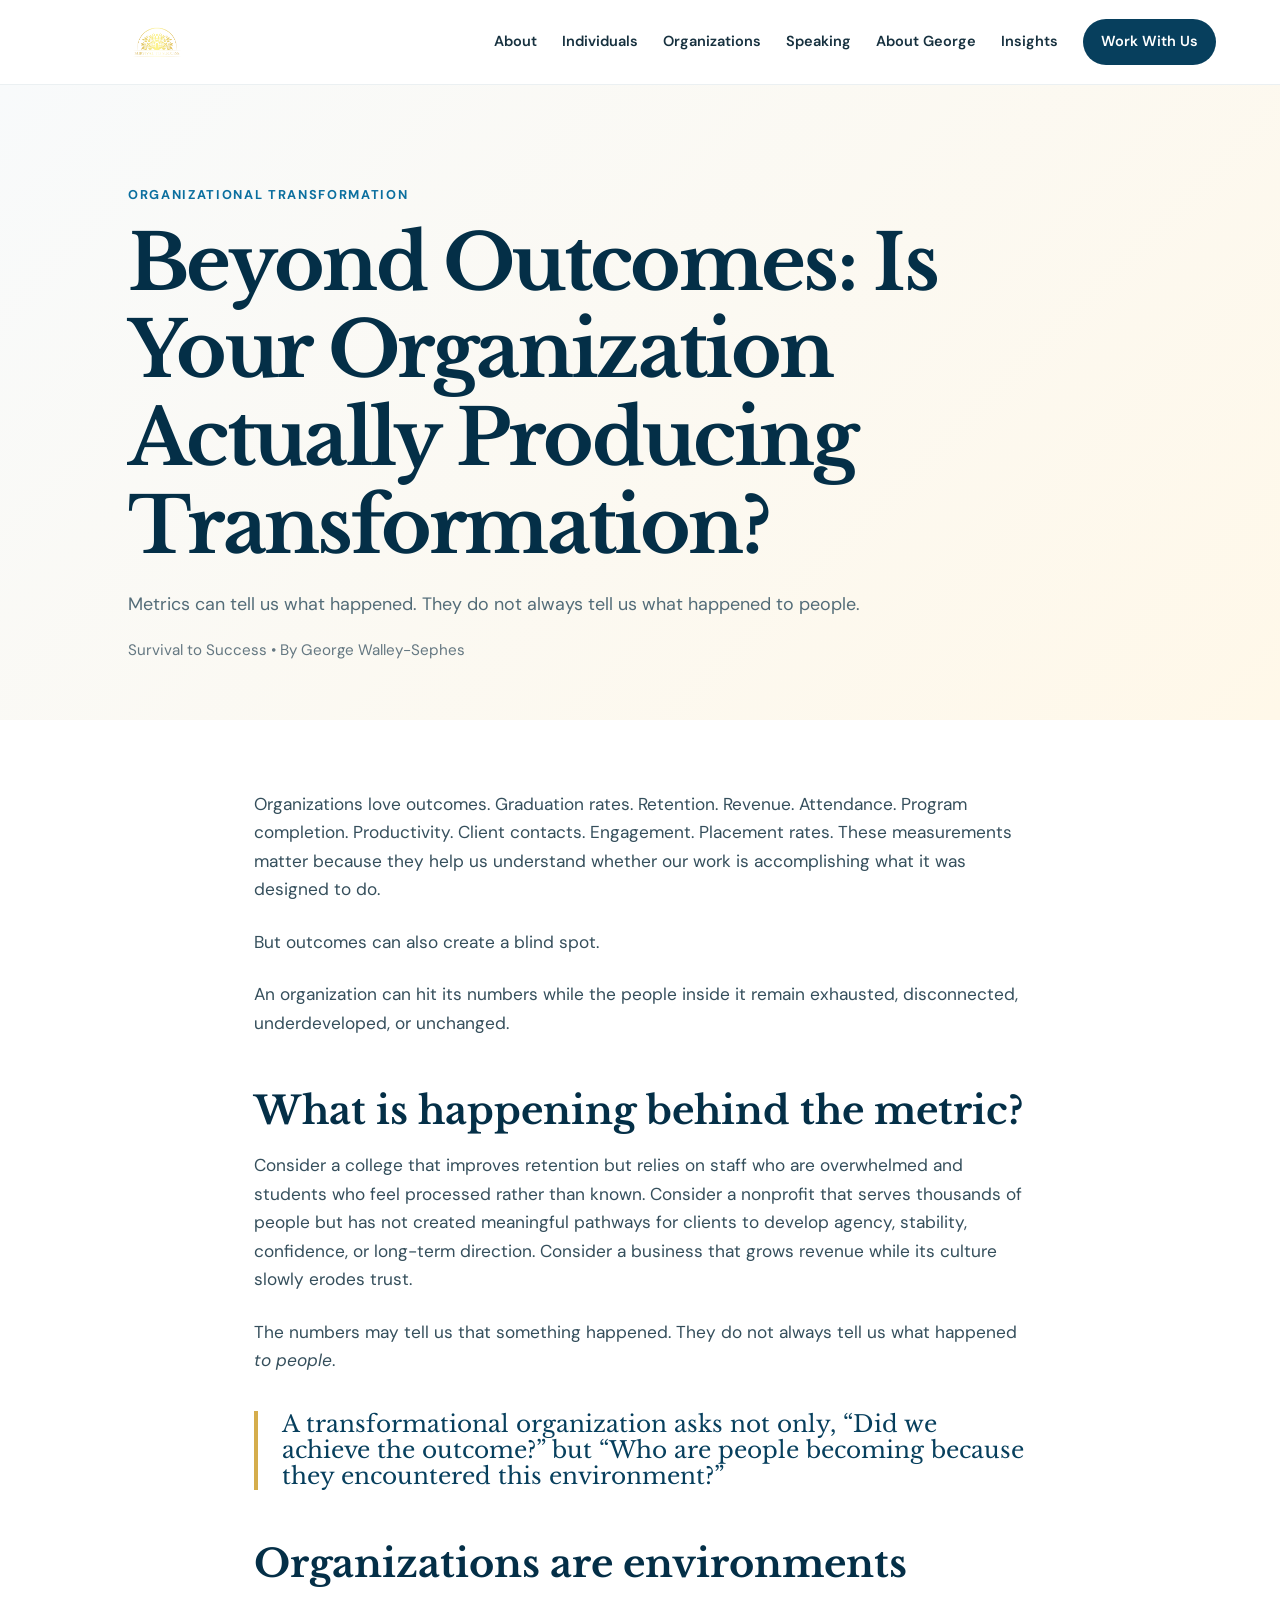
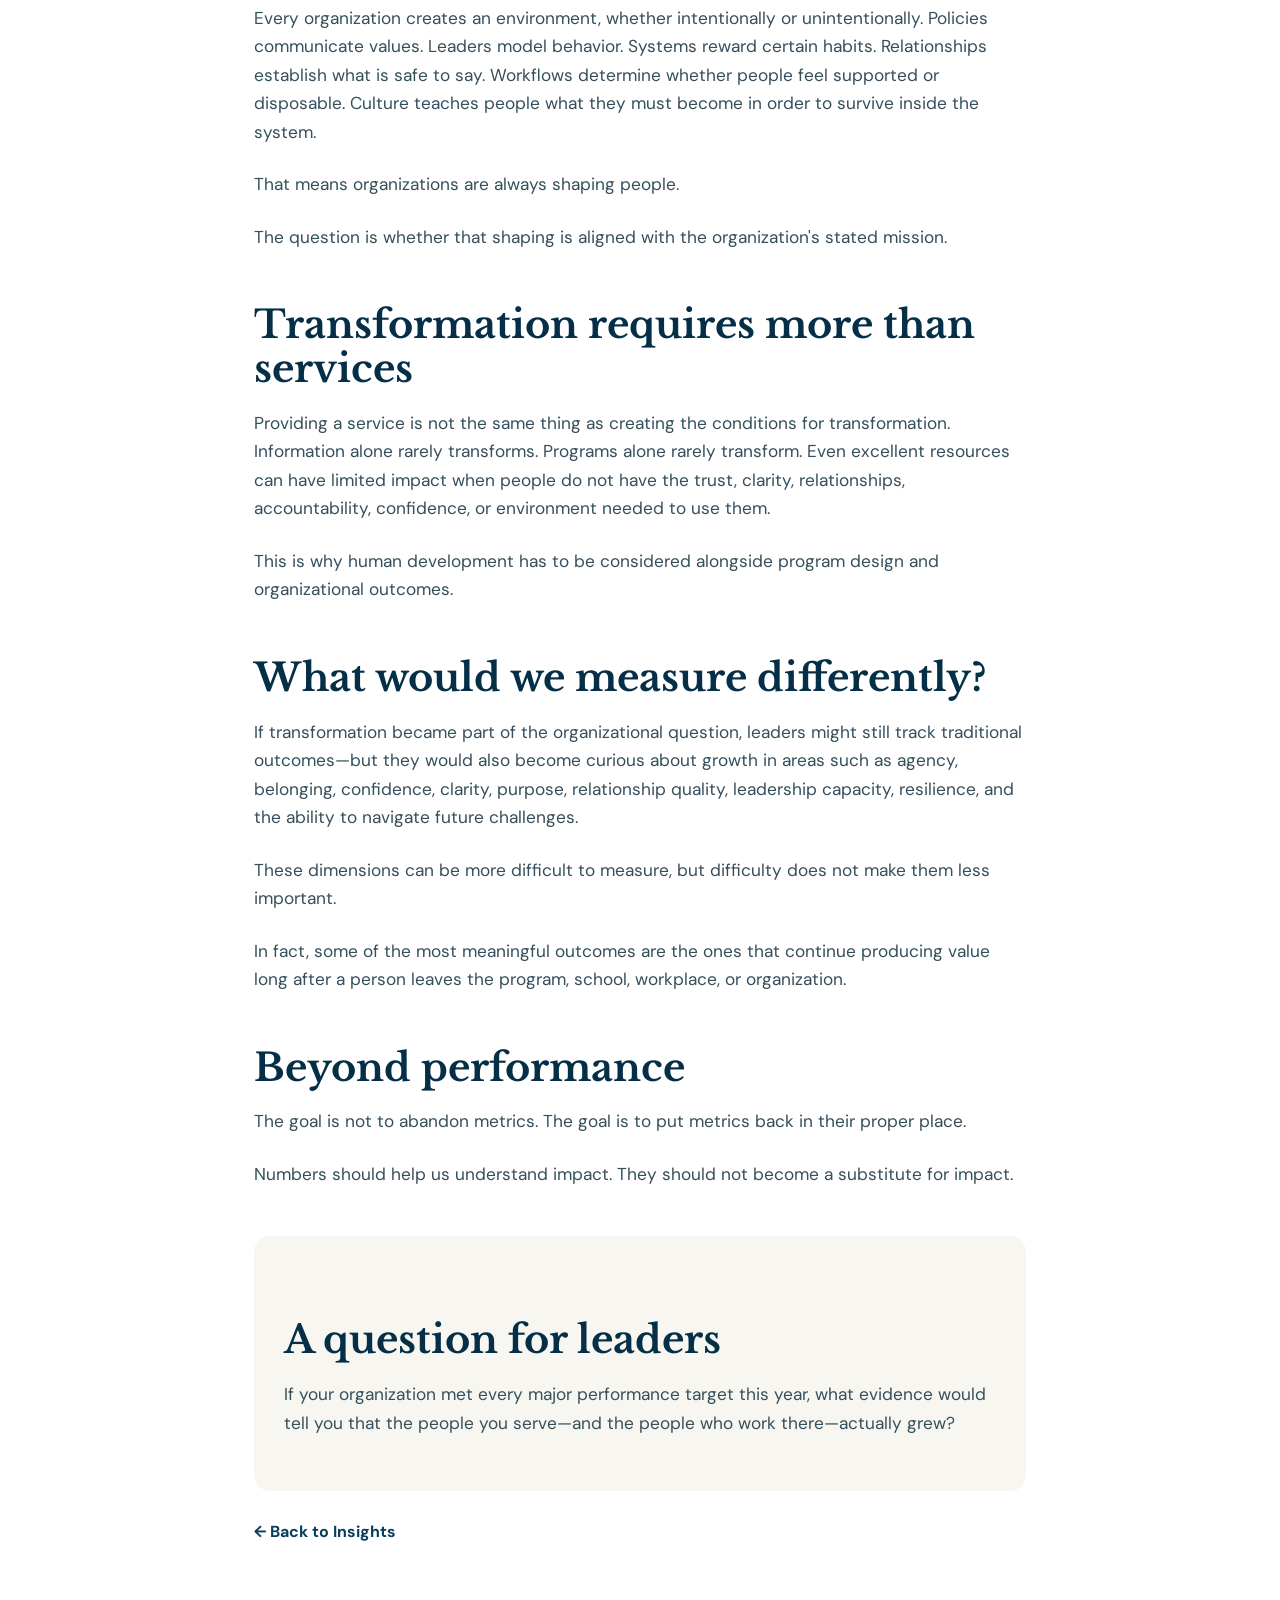
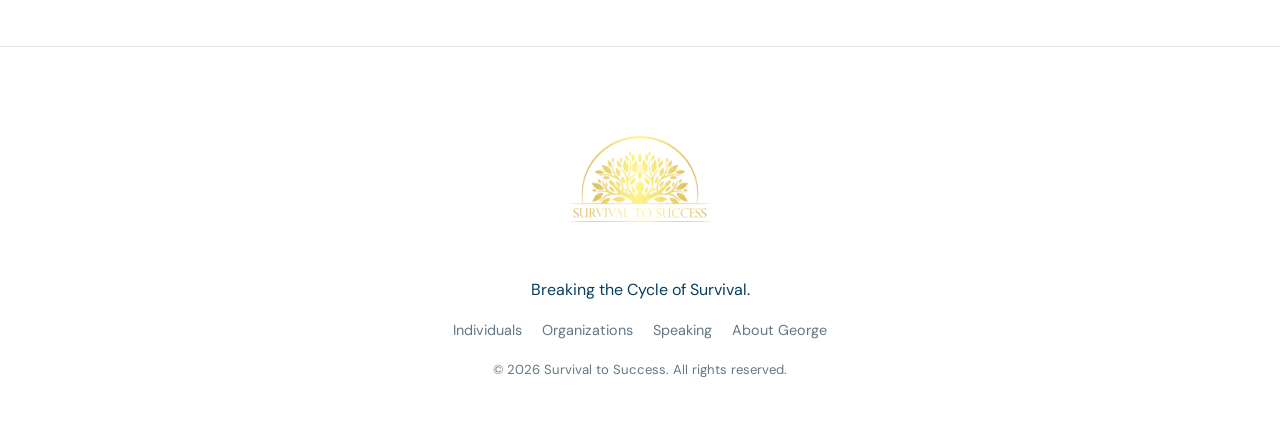
<file: article-beyond-outcomes.html>
<!doctype html>
<html lang="en">
<head>
  <meta charset="utf-8">
  <meta name="viewport" content="width=device-width, initial-scale=1">
  <meta name="description" content="Metrics can tell us what happened. They do not always tell us what happened to people.">
  <title>Beyond Outcomes: Is Your Organization Actually Producing Transformation? | Survival to Success</title>
  <link rel="preconnect" href="https://fonts.googleapis.com">
  <link rel="preconnect" href="https://fonts.gstatic.com" crossorigin>
  <link href="https://fonts.googleapis.com/css2?family=DM+Sans:wght@400;500;600;700&family=Libre+Baskerville:wght@400;700&display=swap" rel="stylesheet">
  <link rel="stylesheet" href="styles.css">
  
<style>
.article-hero{padding:86px clamp(24px,10vw,160px) 42px;background:linear-gradient(135deg,#f8fafb,#fff8e9)}
.article-hero .category{color:#0b6f9f;font-weight:700;letter-spacing:.13em;text-transform:uppercase;font-size:.8rem}
.article-hero h1{max-width:980px;font-size:clamp(2.8rem,6vw,5.5rem);margin-bottom:20px}
.article-meta{color:#657882;font-size:.95rem}
.article-body{max-width:820px;margin:0 auto;padding:70px 24px 100px}
.article-body p{font-size:1.08rem;color:#354f5c;margin:0 0 24px}
.article-body h2{font-size:clamp(1.8rem,3vw,2.7rem);margin-top:52px}
.article-body blockquote{border-left:4px solid #d5ad4c;padding-left:24px;margin:36px 0;color:#073f5d;font-size:1.45rem}
.article-body .closing{background:#f7f6f1;padding:30px;border-radius:16px;margin-top:48px}
.article-back{display:inline-block;margin-top:28px;font-weight:700;color:#073f5d;text-decoration:none}
</style>
</head>
<body>
<header class="site-header">
  <a class="brand" href="index.html" aria-label="Survival to Success home">
    <img src="logo.png" alt="Survival to Success logo">
  </a>
  <button class="menu-button" aria-label="Open navigation" aria-expanded="false">Menu</button>
  <nav class="nav" aria-label="Primary navigation">
    <a href="index.html#about">About</a>
    <a href="individuals.html">Individuals</a>
    <a href="organizations.html">Organizations</a>
    <a href="speaking.html">Speaking</a>
    <a href="about.html">About George</a>
    <a href="insights.html">Insights</a>
    <a class="nav-cta" href="index.html#contact">Work With Us</a>
  </nav>
</header>
<main>
<section class="article-hero">
  <p class="category">Organizational Transformation</p>
  <h1>Beyond Outcomes: Is Your Organization Actually Producing Transformation?</h1>
  <p class="lead">Metrics can tell us what happened. They do not always tell us what happened to people.</p>
  <p class="article-meta">Survival to Success • By George Walley-Sephes</p>
</section>
<article class="article-body">

<p>Organizations love outcomes. Graduation rates. Retention. Revenue. Attendance. Program completion. Productivity. Client contacts. Engagement. Placement rates. These measurements matter because they help us understand whether our work is accomplishing what it was designed to do.</p>
<p>But outcomes can also create a blind spot.</p>
<p>An organization can hit its numbers while the people inside it remain exhausted, disconnected, underdeveloped, or unchanged.</p>
<h2>What is happening behind the metric?</h2>
<p>Consider a college that improves retention but relies on staff who are overwhelmed and students who feel processed rather than known. Consider a nonprofit that serves thousands of people but has not created meaningful pathways for clients to develop agency, stability, confidence, or long-term direction. Consider a business that grows revenue while its culture slowly erodes trust.</p>
<p>The numbers may tell us that something happened. They do not always tell us what happened <em>to people</em>.</p>
<blockquote>A transformational organization asks not only, “Did we achieve the outcome?” but “Who are people becoming because they encountered this environment?”</blockquote>
<h2>Organizations are environments</h2>
<p>Every organization creates an environment, whether intentionally or unintentionally. Policies communicate values. Leaders model behavior. Systems reward certain habits. Relationships establish what is safe to say. Workflows determine whether people feel supported or disposable. Culture teaches people what they must become in order to survive inside the system.</p>
<p>That means organizations are always shaping people.</p>
<p>The question is whether that shaping is aligned with the organization's stated mission.</p>
<h2>Transformation requires more than services</h2>
<p>Providing a service is not the same thing as creating the conditions for transformation. Information alone rarely transforms. Programs alone rarely transform. Even excellent resources can have limited impact when people do not have the trust, clarity, relationships, accountability, confidence, or environment needed to use them.</p>
<p>This is why human development has to be considered alongside program design and organizational outcomes.</p>
<h2>What would we measure differently?</h2>
<p>If transformation became part of the organizational question, leaders might still track traditional outcomes—but they would also become curious about growth in areas such as agency, belonging, confidence, clarity, purpose, relationship quality, leadership capacity, resilience, and the ability to navigate future challenges.</p>
<p>These dimensions can be more difficult to measure, but difficulty does not make them less important.</p>
<p>In fact, some of the most meaningful outcomes are the ones that continue producing value long after a person leaves the program, school, workplace, or organization.</p>
<h2>Beyond performance</h2>
<p>The goal is not to abandon metrics. The goal is to put metrics back in their proper place.</p>
<p>Numbers should help us understand impact. They should not become a substitute for impact.</p>
<div class="closing"><h2>A question for leaders</h2><p>If your organization met every major performance target this year, what evidence would tell you that the people you serve—and the people who work there—actually grew?</p></div>

<a class="article-back" href="index.html#insights">← Back to Insights</a>
</article>
</main>
<footer class="site-footer">
  <div>
    <img src="logo.png" alt="Survival to Success">
    <p class="footer-tagline">Breaking the Cycle of Survival.</p>
  </div>
  <div class="footer-links">
    <a href="individuals.html">Individuals</a>
    <a href="organizations.html">Organizations</a>
    <a href="speaking.html">Speaking</a>
    <a href="about.html">About George</a>
  </div>
  <p class="footer-small">© <span id="year"></span> Survival to Success. All rights reserved.</p>
</footer>
<script src="script.js"></script>
</body>
</html>
</file>
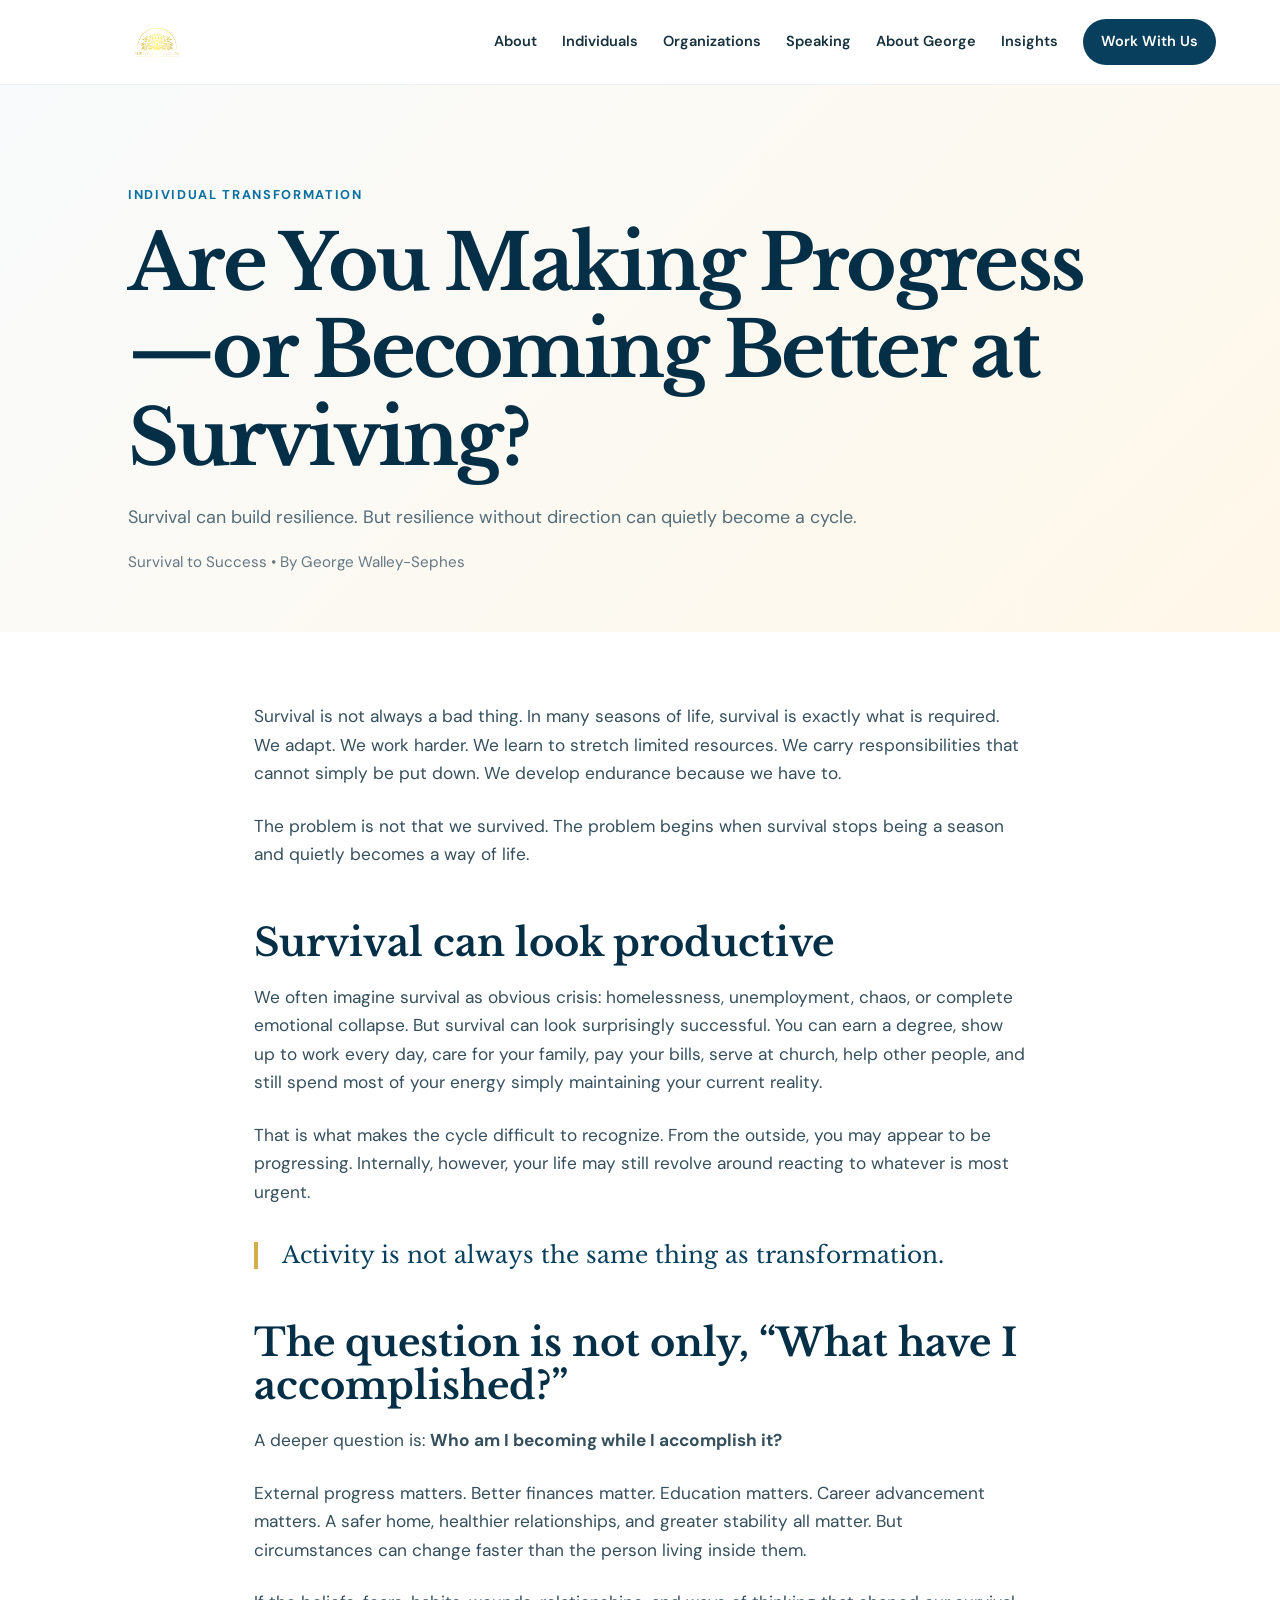
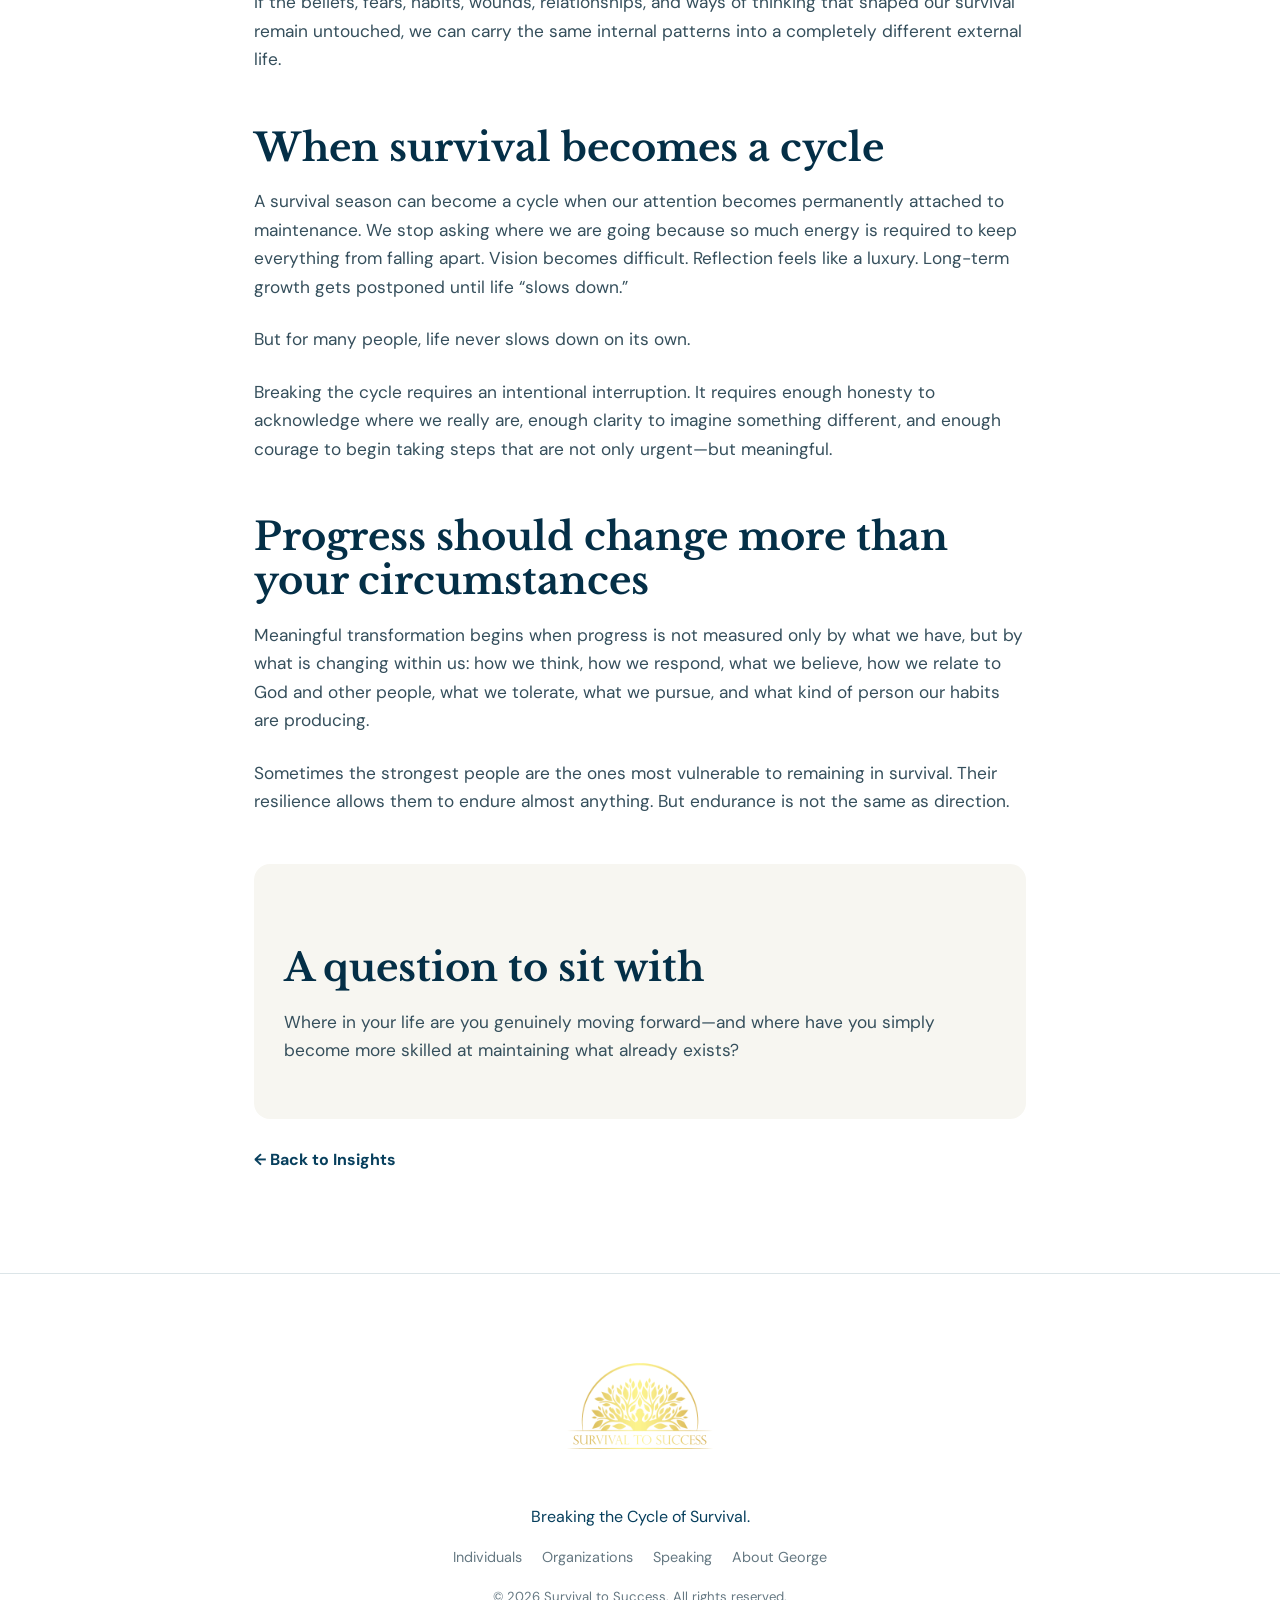
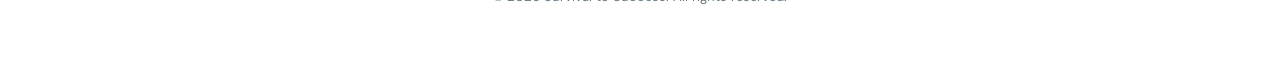
<file: article-cycle-of-survival.html>
<!doctype html>
<html lang="en">
<head>
  <meta charset="utf-8">
  <meta name="viewport" content="width=device-width, initial-scale=1">
  <meta name="description" content="Survival can build resilience. But resilience without direction can quietly become a cycle.">
  <title>Are You Making Progress—or Becoming Better at Surviving? | Survival to Success</title>
  <link rel="preconnect" href="https://fonts.googleapis.com">
  <link rel="preconnect" href="https://fonts.gstatic.com" crossorigin>
  <link href="https://fonts.googleapis.com/css2?family=DM+Sans:wght@400;500;600;700&family=Libre+Baskerville:wght@400;700&display=swap" rel="stylesheet">
  <link rel="stylesheet" href="styles.css">
  
<style>
.article-hero{padding:86px clamp(24px,10vw,160px) 42px;background:linear-gradient(135deg,#f8fafb,#fff8e9)}
.article-hero .category{color:#0b6f9f;font-weight:700;letter-spacing:.13em;text-transform:uppercase;font-size:.8rem}
.article-hero h1{max-width:980px;font-size:clamp(2.8rem,6vw,5.5rem);margin-bottom:20px}
.article-meta{color:#657882;font-size:.95rem}
.article-body{max-width:820px;margin:0 auto;padding:70px 24px 100px}
.article-body p{font-size:1.08rem;color:#354f5c;margin:0 0 24px}
.article-body h2{font-size:clamp(1.8rem,3vw,2.7rem);margin-top:52px}
.article-body blockquote{border-left:4px solid #d5ad4c;padding-left:24px;margin:36px 0;color:#073f5d;font-size:1.45rem}
.article-body .closing{background:#f7f6f1;padding:30px;border-radius:16px;margin-top:48px}
.article-back{display:inline-block;margin-top:28px;font-weight:700;color:#073f5d;text-decoration:none}
</style>
</head>
<body>
<header class="site-header">
  <a class="brand" href="index.html" aria-label="Survival to Success home">
    <img src="logo.png" alt="Survival to Success logo">
  </a>
  <button class="menu-button" aria-label="Open navigation" aria-expanded="false">Menu</button>
  <nav class="nav" aria-label="Primary navigation">
    <a href="index.html#about">About</a>
    <a href="individuals.html">Individuals</a>
    <a href="organizations.html">Organizations</a>
    <a href="speaking.html">Speaking</a>
    <a href="about.html">About George</a>
    <a href="insights.html">Insights</a>
    <a class="nav-cta" href="index.html#contact">Work With Us</a>
  </nav>
</header>
<main>
<section class="article-hero">
  <p class="category">Individual Transformation</p>
  <h1>Are You Making Progress—or Becoming Better at Surviving?</h1>
  <p class="lead">Survival can build resilience. But resilience without direction can quietly become a cycle.</p>
  <p class="article-meta">Survival to Success • By George Walley-Sephes</p>
</section>
<article class="article-body">

<p>Survival is not always a bad thing. In many seasons of life, survival is exactly what is required. We adapt. We work harder. We learn to stretch limited resources. We carry responsibilities that cannot simply be put down. We develop endurance because we have to.</p>
<p>The problem is not that we survived. The problem begins when survival stops being a season and quietly becomes a way of life.</p>
<h2>Survival can look productive</h2>
<p>We often imagine survival as obvious crisis: homelessness, unemployment, chaos, or complete emotional collapse. But survival can look surprisingly successful. You can earn a degree, show up to work every day, care for your family, pay your bills, serve at church, help other people, and still spend most of your energy simply maintaining your current reality.</p>
<p>That is what makes the cycle difficult to recognize. From the outside, you may appear to be progressing. Internally, however, your life may still revolve around reacting to whatever is most urgent.</p>
<blockquote>Activity is not always the same thing as transformation.</blockquote>
<h2>The question is not only, “What have I accomplished?”</h2>
<p>A deeper question is: <strong>Who am I becoming while I accomplish it?</strong></p>
<p>External progress matters. Better finances matter. Education matters. Career advancement matters. A safer home, healthier relationships, and greater stability all matter. But circumstances can change faster than the person living inside them.</p>
<p>If the beliefs, fears, habits, wounds, relationships, and ways of thinking that shaped our survival remain untouched, we can carry the same internal patterns into a completely different external life.</p>
<h2>When survival becomes a cycle</h2>
<p>A survival season can become a cycle when our attention becomes permanently attached to maintenance. We stop asking where we are going because so much energy is required to keep everything from falling apart. Vision becomes difficult. Reflection feels like a luxury. Long-term growth gets postponed until life “slows down.”</p>
<p>But for many people, life never slows down on its own.</p>
<p>Breaking the cycle requires an intentional interruption. It requires enough honesty to acknowledge where we really are, enough clarity to imagine something different, and enough courage to begin taking steps that are not only urgent—but meaningful.</p>
<h2>Progress should change more than your circumstances</h2>
<p>Meaningful transformation begins when progress is not measured only by what we have, but by what is changing within us: how we think, how we respond, what we believe, how we relate to God and other people, what we tolerate, what we pursue, and what kind of person our habits are producing.</p>
<p>Sometimes the strongest people are the ones most vulnerable to remaining in survival. Their resilience allows them to endure almost anything. But endurance is not the same as direction.</p>
<div class="closing"><h2>A question to sit with</h2><p>Where in your life are you genuinely moving forward—and where have you simply become more skilled at maintaining what already exists?</p></div>

<a class="article-back" href="index.html#insights">← Back to Insights</a>
</article>
</main>
<footer class="site-footer">
  <div>
    <img src="logo.png" alt="Survival to Success">
    <p class="footer-tagline">Breaking the Cycle of Survival.</p>
  </div>
  <div class="footer-links">
    <a href="individuals.html">Individuals</a>
    <a href="organizations.html">Organizations</a>
    <a href="speaking.html">Speaking</a>
    <a href="about.html">About George</a>
  </div>
  <p class="footer-small">© <span id="year"></span> Survival to Success. All rights reserved.</p>
</footer>
<script src="script.js"></script>
</body>
</html>
</file>
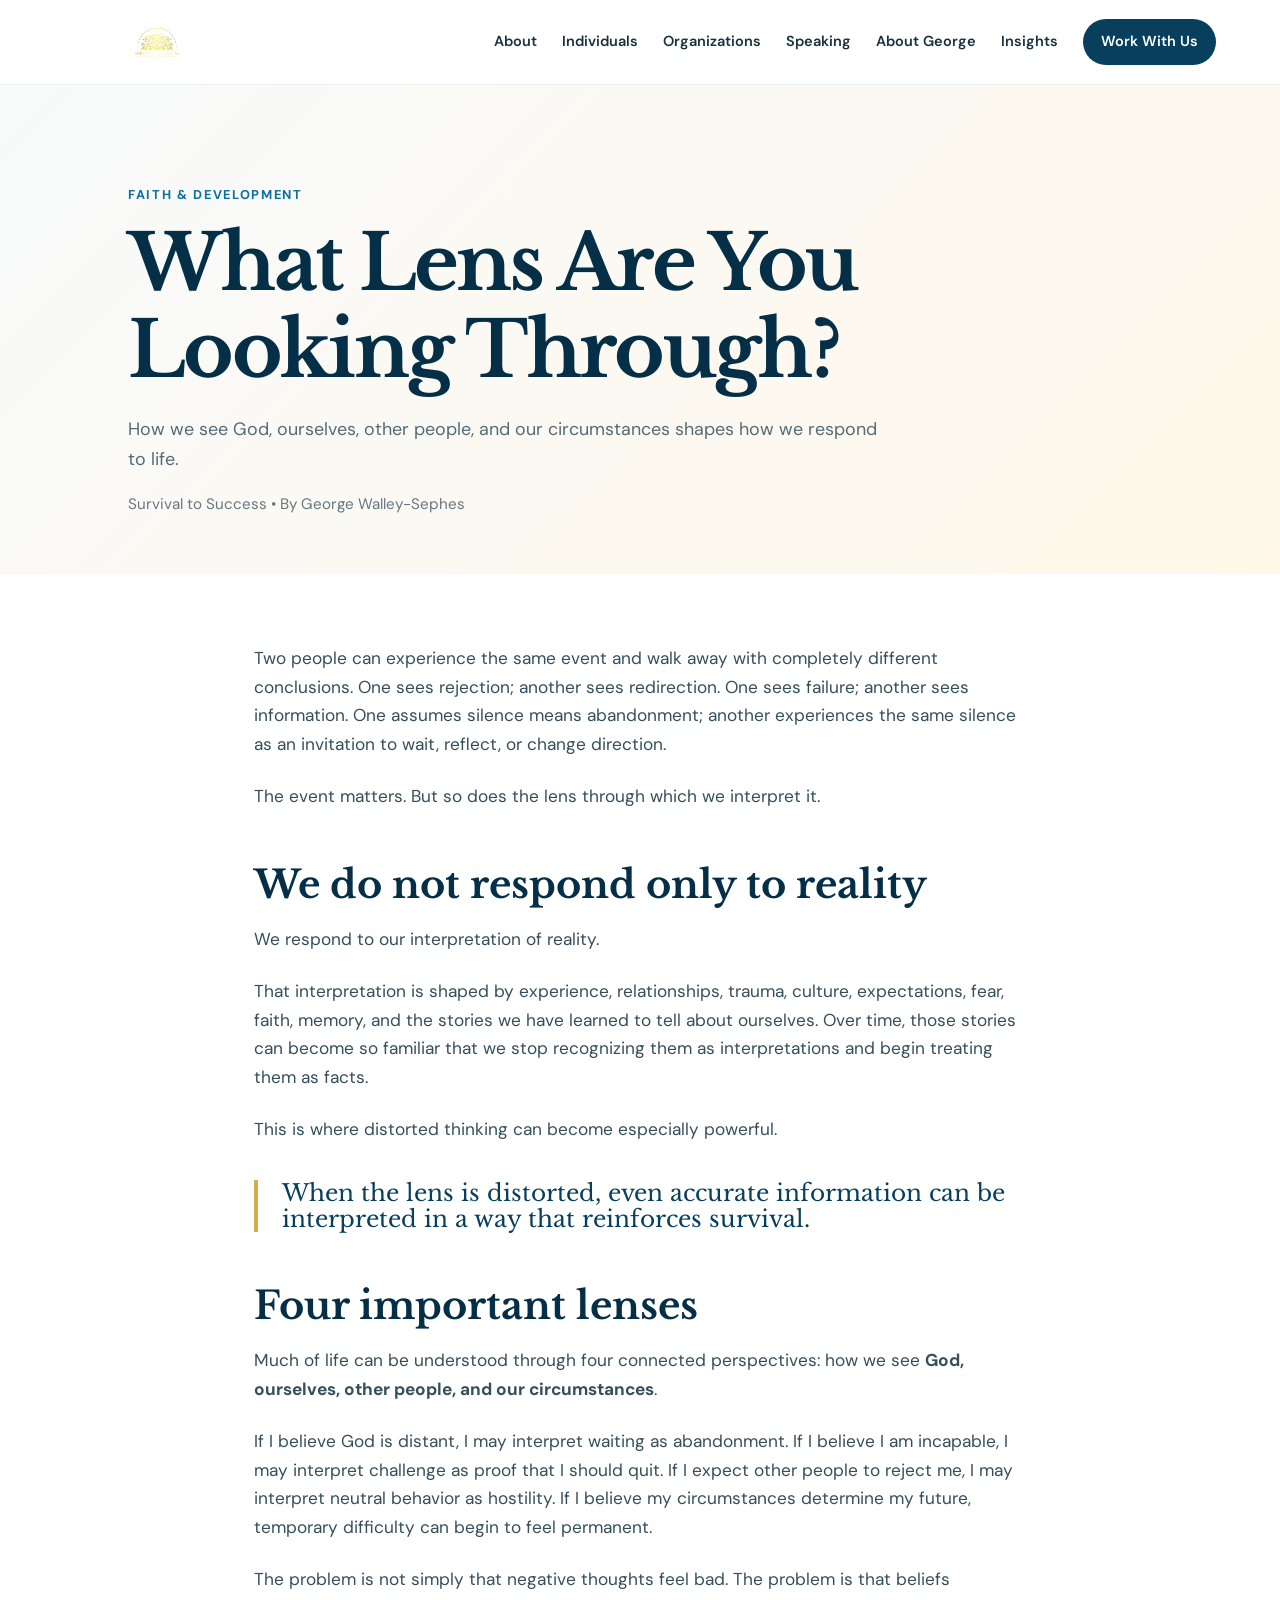
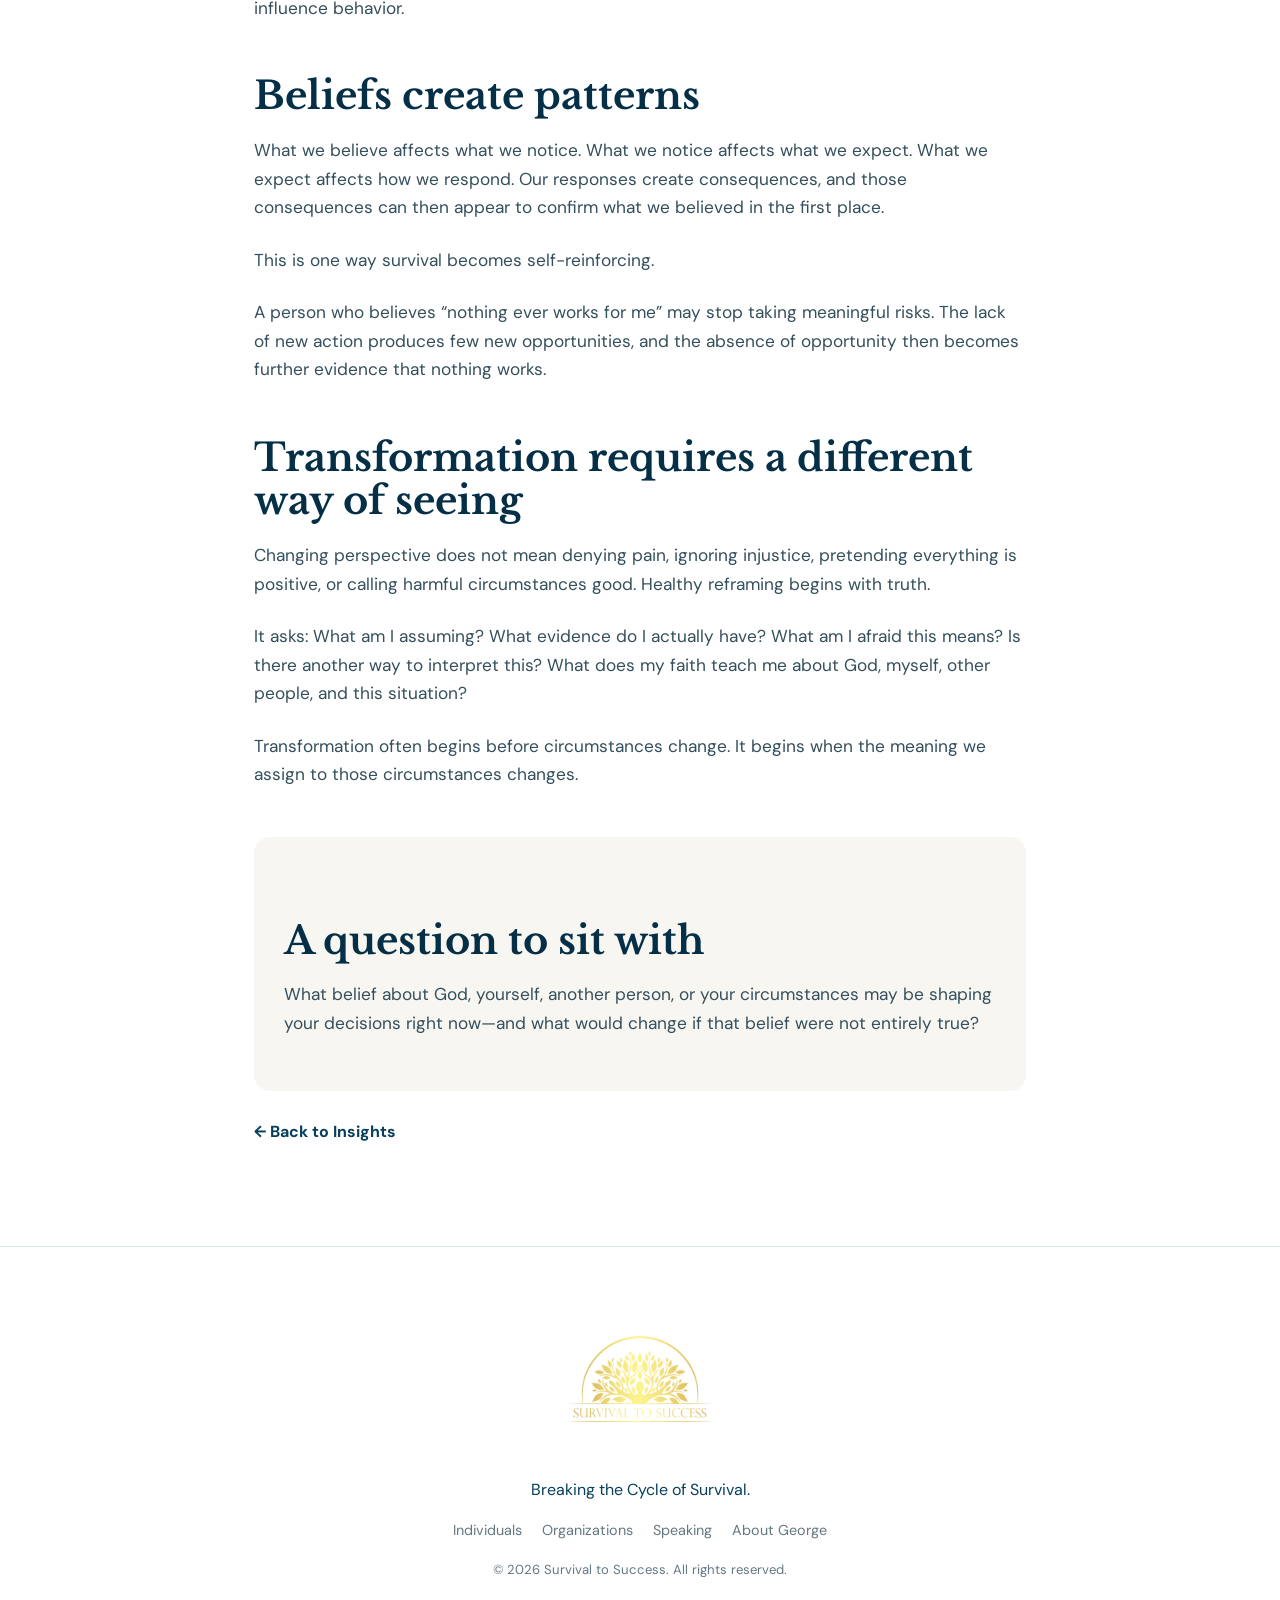
<file: article-distorted-lenses.html>
<!doctype html>
<html lang="en">
<head>
  <meta charset="utf-8">
  <meta name="viewport" content="width=device-width, initial-scale=1">
  <meta name="description" content="How we see God, ourselves, other people, and our circumstances shapes how we respond to life.">
  <title>What Lens Are You Looking Through? | Survival to Success</title>
  <link rel="preconnect" href="https://fonts.googleapis.com">
  <link rel="preconnect" href="https://fonts.gstatic.com" crossorigin>
  <link href="https://fonts.googleapis.com/css2?family=DM+Sans:wght@400;500;600;700&family=Libre+Baskerville:wght@400;700&display=swap" rel="stylesheet">
  <link rel="stylesheet" href="styles.css">
  
<style>
.article-hero{padding:86px clamp(24px,10vw,160px) 42px;background:linear-gradient(135deg,#f8fafb,#fff8e9)}
.article-hero .category{color:#0b6f9f;font-weight:700;letter-spacing:.13em;text-transform:uppercase;font-size:.8rem}
.article-hero h1{max-width:980px;font-size:clamp(2.8rem,6vw,5.5rem);margin-bottom:20px}
.article-meta{color:#657882;font-size:.95rem}
.article-body{max-width:820px;margin:0 auto;padding:70px 24px 100px}
.article-body p{font-size:1.08rem;color:#354f5c;margin:0 0 24px}
.article-body h2{font-size:clamp(1.8rem,3vw,2.7rem);margin-top:52px}
.article-body blockquote{border-left:4px solid #d5ad4c;padding-left:24px;margin:36px 0;color:#073f5d;font-size:1.45rem}
.article-body .closing{background:#f7f6f1;padding:30px;border-radius:16px;margin-top:48px}
.article-back{display:inline-block;margin-top:28px;font-weight:700;color:#073f5d;text-decoration:none}
</style>
</head>
<body>
<header class="site-header">
  <a class="brand" href="index.html" aria-label="Survival to Success home">
    <img src="logo.png" alt="Survival to Success logo">
  </a>
  <button class="menu-button" aria-label="Open navigation" aria-expanded="false">Menu</button>
  <nav class="nav" aria-label="Primary navigation">
    <a href="index.html#about">About</a>
    <a href="individuals.html">Individuals</a>
    <a href="organizations.html">Organizations</a>
    <a href="speaking.html">Speaking</a>
    <a href="about.html">About George</a>
    <a href="insights.html">Insights</a>
    <a class="nav-cta" href="index.html#contact">Work With Us</a>
  </nav>
</header>
<main>
<section class="article-hero">
  <p class="category">Faith &amp; Development</p>
  <h1>What Lens Are You Looking Through?</h1>
  <p class="lead">How we see God, ourselves, other people, and our circumstances shapes how we respond to life.</p>
  <p class="article-meta">Survival to Success • By George Walley-Sephes</p>
</section>
<article class="article-body">

<p>Two people can experience the same event and walk away with completely different conclusions. One sees rejection; another sees redirection. One sees failure; another sees information. One assumes silence means abandonment; another experiences the same silence as an invitation to wait, reflect, or change direction.</p>
<p>The event matters. But so does the lens through which we interpret it.</p>
<h2>We do not respond only to reality</h2>
<p>We respond to our interpretation of reality.</p>
<p>That interpretation is shaped by experience, relationships, trauma, culture, expectations, fear, faith, memory, and the stories we have learned to tell about ourselves. Over time, those stories can become so familiar that we stop recognizing them as interpretations and begin treating them as facts.</p>
<p>This is where distorted thinking can become especially powerful.</p>
<blockquote>When the lens is distorted, even accurate information can be interpreted in a way that reinforces survival.</blockquote>
<h2>Four important lenses</h2>
<p>Much of life can be understood through four connected perspectives: how we see <strong>God, ourselves, other people, and our circumstances</strong>.</p>
<p>If I believe God is distant, I may interpret waiting as abandonment. If I believe I am incapable, I may interpret challenge as proof that I should quit. If I expect other people to reject me, I may interpret neutral behavior as hostility. If I believe my circumstances determine my future, temporary difficulty can begin to feel permanent.</p>
<p>The problem is not simply that negative thoughts feel bad. The problem is that beliefs influence behavior.</p>
<h2>Beliefs create patterns</h2>
<p>What we believe affects what we notice. What we notice affects what we expect. What we expect affects how we respond. Our responses create consequences, and those consequences can then appear to confirm what we believed in the first place.</p>
<p>This is one way survival becomes self-reinforcing.</p>
<p>A person who believes “nothing ever works for me” may stop taking meaningful risks. The lack of new action produces few new opportunities, and the absence of opportunity then becomes further evidence that nothing works.</p>
<h2>Transformation requires a different way of seeing</h2>
<p>Changing perspective does not mean denying pain, ignoring injustice, pretending everything is positive, or calling harmful circumstances good. Healthy reframing begins with truth.</p>
<p>It asks: What am I assuming? What evidence do I actually have? What am I afraid this means? Is there another way to interpret this? What does my faith teach me about God, myself, other people, and this situation?</p>
<p>Transformation often begins before circumstances change. It begins when the meaning we assign to those circumstances changes.</p>
<div class="closing"><h2>A question to sit with</h2><p>What belief about God, yourself, another person, or your circumstances may be shaping your decisions right now—and what would change if that belief were not entirely true?</p></div>

<a class="article-back" href="index.html#insights">← Back to Insights</a>
</article>
</main>
<footer class="site-footer">
  <div>
    <img src="logo.png" alt="Survival to Success">
    <p class="footer-tagline">Breaking the Cycle of Survival.</p>
  </div>
  <div class="footer-links">
    <a href="individuals.html">Individuals</a>
    <a href="organizations.html">Organizations</a>
    <a href="speaking.html">Speaking</a>
    <a href="about.html">About George</a>
  </div>
  <p class="footer-small">© <span id="year"></span> Survival to Success. All rights reserved.</p>
</footer>
<script src="script.js"></script>
</body>
</html>
</file>
<file: styles.css>
:root{--blue:#0b6f9f;--blue-deep:#073f5d;--blue-dark:#042f47;--blue-light:#9bcde9;--gold:#d5ad4c;--gold-soft:#f4e4ae;--ink:#17313f;--muted:#657882;--cream:#f7f6f1;--warm:#fbf5e8;--white:#fff;--line:#dce5e8;--sage:#e9f1ec}*{box-sizing:border-box}html{scroll-behavior:smooth}body{margin:0;font-family:"DM Sans",Arial,sans-serif;color:var(--ink);background:#fff;line-height:1.65}a{color:inherit}img{max-width:100%;display:block}.site-header{position:sticky;top:0;z-index:30;display:flex;align-items:center;justify-content:space-between;gap:24px;padding:12px clamp(20px,5vw,76px);background:rgba(255,255,255,.96);border-bottom:1px solid rgba(7,63,93,.08);backdrop-filter:blur(12px)}.brand img{width:185px;height:60px;object-fit:contain}.nav{display:flex;align-items:center;gap:25px;font-size:.91rem;font-weight:600}.nav a{text-decoration:none}.nav a:hover{color:var(--blue)}.nav-cta{background:var(--blue-deep);color:#fff!important;padding:11px 18px;border-radius:999px}.menu-button{display:none;border:0;background:var(--blue-deep);color:#fff;padding:10px 14px;border-radius:8px}main section{padding:96px clamp(24px,7vw,110px)}.eyebrow,.section-label{letter-spacing:.16em;font-weight:700;font-size:.78rem;color:var(--blue);text-transform:uppercase}.section-label{margin-bottom:28px}.section-label.light{color:var(--gold-soft)}h1,h2,h3,blockquote{font-family:"Libre Baskerville",Georgia,serif;line-height:1.14}h1{font-size:clamp(3rem,6vw,6.2rem);color:var(--blue-dark);margin:15px 0 20px;letter-spacing:-.035em}h2{font-size:clamp(2rem,4vw,3.9rem);color:var(--blue-dark);margin:0 0 18px}h3{color:var(--blue-dark)}.lead{font-size:1.12rem;color:#536c78;max-width:760px}.vision-line{font-family:"Libre Baskerville",Georgia,serif;font-size:clamp(1.15rem,2vw,1.6rem);color:var(--gold);margin:0 0 24px}.hero-actions{display:flex;gap:14px;flex-wrap:wrap;margin-top:30px}.button{display:inline-block;text-decoration:none;padding:14px 21px;border-radius:8px;font-weight:700}.primary{background:var(--blue-deep);color:#fff}.secondary{border:1px solid var(--blue-deep);color:var(--blue-deep);background:#fff}.text-link{font-weight:700;text-decoration:none}.text-link.dark{color:var(--blue-deep)}.split{display:grid;grid-template-columns:minmax(0,.95fr) minmax(0,1.05fr);gap:clamp(44px,8vw,130px);align-items:start}.body-copy p{color:var(--muted);font-size:1.05rem}.accent-question{font-family:"Libre Baskerville",Georgia,serif;color:var(--gold);font-size:1.35rem}.hero-v2{display:grid;grid-template-columns:1.02fr .98fr;gap:60px;align-items:center;min-height:690px;background:linear-gradient(135deg,#fbfcfd 0%,#f6f9f7 62%,#fbf5e8 100%);overflow:hidden}.hero-collage{position:relative;min-height:540px}.hero-collage figure{margin:0;position:absolute;overflow:hidden;border-radius:24px;box-shadow:0 18px 50px rgba(4,47,71,.14)}.hero-collage img{width:100%;height:100%;object-fit:cover}.collage-main{width:72%;height:72%;right:0;top:4%}.collage-small{width:38%;height:38%}.collage-small.one{left:1%;bottom:3%}.collage-small.two{right:4%;bottom:-3%}.growth-mark{position:absolute;left:3%;top:4%;background:var(--blue-deep);color:#fff;padding:12px 16px;border-radius:999px;font-size:.78rem;letter-spacing:.08em}.human-strip{padding:26px!important;background:var(--gold-soft);text-align:center}.human-strip p{margin:0;font-size:1.07rem;color:var(--blue-dark)}.story-section{display:grid;grid-template-columns:.9fr 1.1fr;gap:70px;align-items:center}.warm{background:var(--warm)}.story-image img{width:100%;max-height:560px;object-fit:cover;border-radius:28px}.story-copy p{color:var(--muted)}.mission-vision{background:var(--cream)}.mission-grid{display:grid;grid-template-columns:repeat(2,1fr);gap:24px}.mission-grid article{background:#fff;padding:38px;border:1px solid var(--line);border-radius:16px}.mission-grid article>span{color:var(--gold);font-weight:700}.path-section{background:var(--blue-deep);color:#fff}.path-section>h2{color:#fff}.path-grid{display:grid;grid-template-columns:repeat(2,1fr);gap:24px;margin-top:44px}.path-card{background:#fff;color:var(--ink);border-radius:18px;overflow:hidden;padding-bottom:38px}.card-photo{height:250px}.card-photo img{width:100%;height:100%;object-fit:cover}.path-card>p,.path-card>h3,.path-card>.mini-list,.path-card>a{margin-left:34px;margin-right:34px}.path-card .card-kicker{color:var(--blue);font-weight:700;letter-spacing:.12em;font-size:.78rem;margin-top:28px}.path-card h3{font-size:clamp(2rem,3.7vw,3.15rem);margin-top:8px;margin-bottom:16px}.path-card p:not(.card-kicker){color:var(--muted)}.mini-list{display:flex;gap:8px;flex-wrap:wrap;margin-top:22px;margin-bottom:22px}.mini-list span{border:1px solid var(--line);padding:7px 11px;border-radius:999px;font-size:.84rem}.path-card a{font-weight:700;color:var(--blue-deep);text-decoration:none}.speaking-preview{background:var(--blue-dark);color:#fff}.speaking-preview h2{color:#fff}.speaking-preview p{color:#cad7dd}.gold-button{background:var(--gold);color:var(--blue-dark)}.workshop-list article{display:grid;grid-template-columns:60px 1fr;gap:12px;align-items:center;padding:20px 0;border-bottom:1px solid rgba(255,255,255,.15)}.workshop-list span{color:var(--gold-soft);font-weight:700}.workshop-list h3{color:#fff;margin:0;font-size:1.15rem}.about-george-preview{display:grid;grid-template-columns:.7fr 1.3fr;gap:70px;align-items:center;background:#f9fbfb}.portrait-wrap img{width:100%;max-width:430px;border-radius:24px}.contact-section{text-align:center;background:linear-gradient(135deg,var(--blue-deep),var(--blue-dark));color:#fff}.contact-section h2{color:#fff}.contact-section p{color:#cad7dd}.centered-actions{justify-content:center}.gold{color:var(--gold-soft)}.light-button{background:#fff;color:var(--blue-dark)}.outline-light{border:1px solid rgba(255,255,255,.5);color:#fff}.individual-hero,.org-hero,.speaking-hero,.about-hero{display:grid;grid-template-columns:1.05fr .95fr;gap:60px;align-items:center}.individual-hero{background:linear-gradient(135deg,#fffaf1,#f4f7f2)}.faith-note{font-family:"Libre Baskerville";font-size:1.14rem;color:#8a6b2c;max-width:720px}.warm-button{background:var(--gold);color:var(--blue-dark)}.individual-photo-stack{position:relative;min-height:560px}.ind-main{position:absolute;right:0;top:0;width:78%;height:78%;object-fit:cover;border-radius:28px}.ind-small{position:absolute;left:0;bottom:0;width:52%;height:48%;object-fit:cover;border:10px solid #fff;border-radius:24px}.reflection-section{background:var(--blue-deep)}.reflection-card{max-width:950px;margin:auto;text-align:center}.reflection-card .section-label{color:var(--gold-soft)}.reflection-card blockquote{color:#fff;font-size:clamp(2rem,4vw,4rem);margin:0}.faith-community-section{display:grid;grid-template-columns:1fr 1fr;padding:0!important;background:var(--warm)}.photo-panel img{width:100%;height:100%;min-height:600px;object-fit:cover}.content-panel{padding:90px clamp(26px,7vw,90px)}.content-panel p{color:var(--muted)}.offers-section{background:var(--sage)}.offer-grid{display:grid;grid-template-columns:repeat(3,1fr);gap:20px}.offer-grid article{background:#fff;padding:32px;border-radius:16px}.offer-number{color:var(--gold);font-weight:700}.offer-grid p{color:var(--muted)}.status{font-size:.84rem;font-weight:700;color:var(--blue)!important;text-transform:uppercase;letter-spacing:.08em}.org-hero{background:linear-gradient(135deg,#f8fafb,#eef4f6)}.org-subhead{font-family:"Libre Baskerville";font-size:1.6rem;color:var(--gold)}.org-photo img,.speaking-hero-photo img,.portrait-large img{width:100%;max-height:620px;object-fit:cover;border-radius:26px}.org-question-band{padding:34px!important;background:var(--blue-deep);color:#fff;text-align:center}.org-question-band p{margin:0 0 4px}.org-question-band strong{color:var(--gold-soft);font-size:1.2rem}.audiences-section{background:var(--cream)}.audience-cards{display:grid;grid-template-columns:repeat(2,1fr);gap:18px}.audience-cards article{background:#fff;padding:30px;border:1px solid var(--line);border-radius:14px}.audience-cards span{color:var(--gold);font-weight:700}.audience-cards p{color:var(--muted)}.engagements-section{background:var(--blue-dark);color:#fff}.engagement-grid{display:grid;grid-template-columns:repeat(4,1fr);gap:16px}.engagement-grid article{padding:28px;border:1px solid rgba(255,255,255,.16);border-radius:14px}.engagement-grid h3{color:#fff}.engagement-grid p{color:#c9d6db}.speaking-hero{background:#f8fafb}.workshops-section{background:#fff}.workshop-grid{display:grid;grid-template-columns:repeat(2,1fr);gap:18px}.workshop-grid article{border:1px solid var(--line);padding:32px;border-radius:16px}.workshop-grid span{color:var(--gold);font-weight:700}.workshop-grid h2{font-size:clamp(1.5rem,2.5vw,2.4rem)}.workshop-grid p{color:var(--muted)}.speaking-gallery{display:grid;grid-template-columns:1.1fr .9fr .9fr;gap:14px;padding-top:0!important}.speaking-gallery img{width:100%;height:420px;object-fit:cover;border-radius:18px}.about-hero{grid-template-columns:.75fr 1.25fr;background:#f9fbfb}.identity-grid{display:grid;grid-template-columns:repeat(4,1fr);gap:16px;background:var(--cream)}.identity-grid article{background:#fff;padding:28px;border-radius:14px}.identity-grid span{color:var(--gold);font-weight:700}.identity-grid p{color:var(--muted)}.about-story{display:grid;grid-template-columns:1fr 1fr;gap:70px;align-items:center}.story-photo img{width:100%;max-height:560px;object-fit:cover;border-radius:26px}.insights-hero{text-align:center;background:linear-gradient(135deg,#f8fafb,#fff8e9)}.insights-hero .lead{margin:auto}.insight-categories{display:grid;grid-template-columns:repeat(2,1fr);gap:18px}.insight-categories article{padding:30px;border:1px solid var(--line);border-radius:16px}.insight-categories span{color:var(--blue);font-weight:700;font-size:.82rem}.insight-categories h2{font-size:1.7rem;margin-top:18px}.insight-categories p{color:var(--muted)}.site-footer{padding:42px clamp(24px,7vw,110px);text-align:center;border-top:1px solid var(--line)}.site-footer img{width:180px;margin:auto}.footer-tagline{color:var(--blue-deep);margin:8px}.footer-links{display:flex;gap:20px;justify-content:center;flex-wrap:wrap;margin:16px 0}.footer-links a{text-decoration:none;color:var(--muted);font-size:.9rem}.footer-small{color:var(--muted);font-size:.82rem}@media(max-width:1040px){.menu-button{display:block}.nav{display:none;position:absolute;left:18px;right:18px;top:78px;flex-direction:column;align-items:stretch;gap:0;background:#fff;box-shadow:0 18px 40px rgba(7,63,93,.13);border-radius:12px;overflow:hidden}.nav.open{display:flex}.nav a{padding:14px 18px;border-bottom:1px solid #eef2f3}.nav-cta{border-radius:0}.hero-v2,.individual-hero,.org-hero,.speaking-hero,.about-hero,.story-section,.about-george-preview,.about-story,.split{grid-template-columns:1fr}.hero-collage{min-height:520px}.mission-grid,.path-grid,.audience-cards,.workshop-grid,.insight-categories{grid-template-columns:1fr}.engagement-grid,.identity-grid{grid-template-columns:repeat(2,1fr)}.offer-grid{grid-template-columns:1fr}.faith-community-section{grid-template-columns:1fr}.speaking-gallery{grid-template-columns:1fr}.speaking-gallery img{height:360px}}@media(max-width:650px){.site-header{padding:8px 18px}.brand img{width:145px;height:50px}main section{padding:72px 22px}h1{font-size:clamp(2.7rem,13vw,4.3rem)}.hero-v2{gap:20px}.hero-collage{min-height:430px}.collage-main{width:88%;height:62%}.collage-small{width:48%;height:34%}.growth-mark{font-size:.65rem}.hero-actions{flex-direction:column}.button{text-align:center}.path-card>p,.path-card>h3,.path-card>.mini-list,.path-card>a{margin-left:24px;margin-right:24px}.individual-photo-stack{min-height:430px}.ind-main{width:88%;height:70%}.ind-small{width:58%;height:40%}.engagement-grid,.identity-grid{grid-template-columns:1fr}}


/* V3 homepage: restores V1 structure with integrated photography */
.hero-v3{
  display:grid;
  grid-template-columns:1.02fr .98fr;
  gap:60px;
  align-items:center;
  min-height:690px;
  background:linear-gradient(135deg,#fbfcfd 0%,#f6f9f7 62%,#fbf5e8 100%);
  overflow:hidden;
}
.problem-section{background:#fff}
.about-section{background:var(--cream)}
.centered{max-width:950px;margin:0 auto 70px;text-align:center}
.centered blockquote{
  font-family:"Libre Baskerville",Georgia,serif;
  color:var(--blue-deep);
  font-size:clamp(1.7rem,3.2vw,3rem);
  margin:22px 0;
}
.centered p{color:var(--muted);font-size:1.05rem}
.wide-photo{
  margin-top:54px;
  height:360px;
  overflow:hidden;
  border-radius:20px;
}
.wide-photo img{width:100%;height:100%;object-fit:cover;object-position:center 42%}
.photo-ribbon{
  display:grid;
  grid-template-columns:1fr 1fr 1fr;
  gap:14px;
  margin-top:30px;
}
.photo-ribbon img{
  width:100%;
  height:250px;
  object-fit:cover;
  border-radius:14px;
}
.organizations-section{background:#fff}
.audience-grid{
  display:grid;
  grid-template-columns:repeat(2,1fr);
  gap:18px;
}
.audience-grid div{padding:24px 0;border-top:1px solid var(--line)}
.audience-grid strong{display:block;color:var(--blue-deep);font-size:1.04rem;margin-bottom:8px}
.audience-grid span{display:block;color:var(--muted);font-size:.96rem}
.section-photo{
  margin-top:34px;
  overflow:hidden;
  border-radius:18px;
}
.section-photo img{
  width:100%;
  height:330px;
  object-fit:cover;
}
.speaking-section{
  background:var(--blue-dark);
  color:#fff;
}
.speaking-section h2{color:#fff}
.speaking-section p{color:#c8d7dd}
.dark-photo img{height:350px}
.original-workshops{margin-top:6px}
.george-section{background:#f9fbfb}
.about-mini-photo{
  margin-top:30px;
  max-width:360px;
  overflow:hidden;
  border-radius:18px;
}
.about-mini-photo img{
  width:100%;
  height:390px;
  object-fit:cover;
}
.insights-section{background:#fff}
.section-head{
  display:flex;
  justify-content:space-between;
  align-items:end;
  gap:40px;
  margin-bottom:36px;
}
.section-head p{color:var(--muted);max-width:470px}
.insight-grid{
  display:grid;
  grid-template-columns:repeat(3,1fr);
  gap:18px;
}
.insight-grid article{
  min-height:250px;
  padding:28px;
  border:1px solid var(--line);
  border-radius:12px;
  background:linear-gradient(180deg,#fff,#f8faf9);
}
.insight-grid span{color:var(--blue);font-size:.8rem;font-weight:700}
.insight-grid h3{margin-top:40px;color:var(--blue-dark);font-size:1.35rem}
@media(max-width:1040px){
  .hero-v3{grid-template-columns:1fr}
  .photo-ribbon{grid-template-columns:1fr}
  .photo-ribbon img{height:320px}
  .audience-grid{grid-template-columns:1fr}
  .insight-grid{grid-template-columns:1fr}
  .section-head{display:block}
}
@media(max-width:650px){
  .wide-photo{height:280px}
  .section-photo img{height:260px}
  .about-mini-photo img{height:340px}
}
/* Reposition George's photo on Speaking page */
.speaking-hero-photo img {
    object-position: center top;
}


/* Sitewide contact form */
.contact-form-section{display:grid;grid-template-columns:.8fr 1.2fr;gap:clamp(50px,8vw,120px);background:var(--cream);align-items:start}
.contact-form-intro p:not(.section-label){color:var(--muted);max-width:520px}
.contact-form-wrap{background:#fff;border:1px solid var(--line);border-radius:20px;padding:clamp(26px,4vw,46px);box-shadow:0 15px 45px rgba(7,63,93,.06)}
.form-row{display:grid;grid-template-columns:1fr 1fr;gap:18px}.form-field{margin-bottom:20px}.form-field label{display:block;font-weight:700;color:var(--blue-deep);margin-bottom:7px}.form-field input,.form-field select,.form-field textarea{width:100%;padding:13px 15px;border:1px solid var(--line);border-radius:9px;background:#fff;color:var(--ink);font:inherit}.form-field textarea{resize:vertical}.form-field input:focus,.form-field select:focus,.form-field textarea:focus{outline:2px solid rgba(11,111,159,.2);border-color:var(--blue)}.contact-submit{border:0;cursor:pointer}.form-success{padding:16px 18px;margin-bottom:22px;background:var(--sage);border-radius:9px;color:var(--blue-deep);font-weight:600}.form-error,.field-error{color:#9c2727;font-size:.86rem}@media(max-width:900px){.contact-form-section,.form-row{grid-template-columns:1fr}}
</file>
